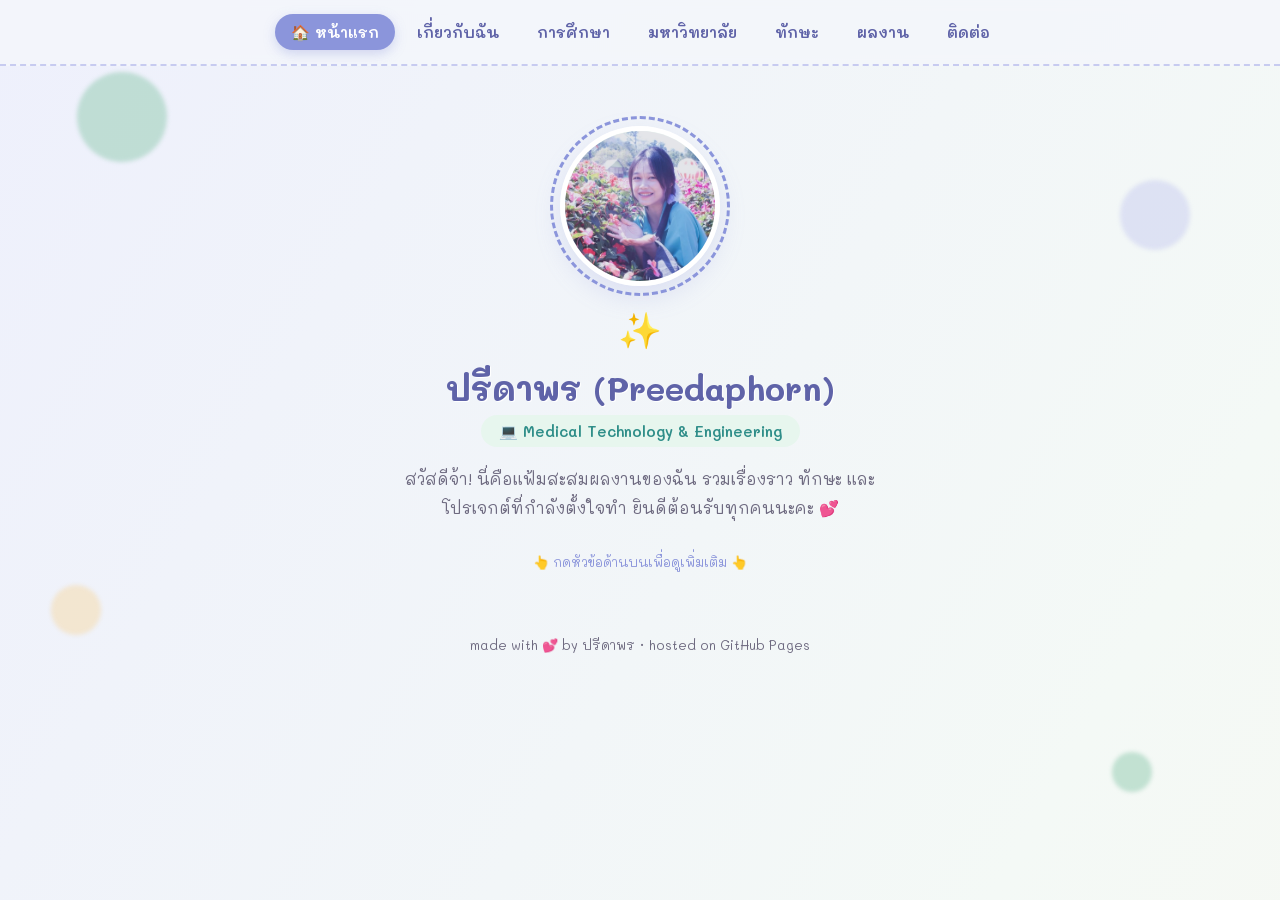
<file: index.html>
<!DOCTYPE html>
<html lang="th">
<head>
<meta charset="UTF-8">
<meta name="viewport" content="width=device-width, initial-scale=1.0">
<title>ปรีดาพร — Portfolio ✨</title>

<link rel="preconnect" href="https://fonts.googleapis.com">
<link rel="preconnect" href="https://fonts.gstatic.com" crossorigin>
<link href="https://fonts.googleapis.com/css2?family=Mali:wght@400;600;700&display=swap" rel="stylesheet">
<link rel="stylesheet" href="styles.css">
</head>
<body>

<div class="blob b1"></div>
<div class="blob b2"></div>
<div class="blob b3"></div>
<div class="blob b4"></div>

<nav>
    <a href="index.html" class="active">🏠 หน้าแรก</a>
    <a href="about.html">เกี่ยวกับฉัน</a>
    <a href="education.html">การศึกษา</a>
    <a href="universities.html">มหาวิทยาลัย</a>
    <a href="skills.html">ทักษะ</a>
    <a href="projects.html">ผลงาน</a>
    <a href="contact.html">ติดต่อ</a>
</nav>

<section class="hero page active" id="home">
    <div class="avatar-wrap">
        <div class="avatar-ring"></div>
        <div class="avatar"><img src="IMG_1743.jpeg" alt="ปรีดาพร"></div>
    </div>
    <div class="icon-welcome">✨</div>
    <h1>ปรีดาพร (Preedaphorn)</h1>
    <span class="role">💻 Medical Technology & Engineering</span>
    <p class="tag">สวัสดีจ้า! นี่คือแฟ้มสะสมผลงานของฉัน รวมเรื่องราว ทักษะ และโปรเจกต์ที่กำลังตั้งใจทำ ยินดีต้อนรับทุกคนนะคะ 💕</p>
    <div class="scroll-hint">👆 กดหัวข้อด้านบนเพื่อดูเพิ่มเติม 👆</div>
</section>

<footer>
    made with 💕 by ปรีดาพร &middot; hosted on GitHub Pages
</footer>

<script src="common.js"></script>
</body>
</html>
</file>
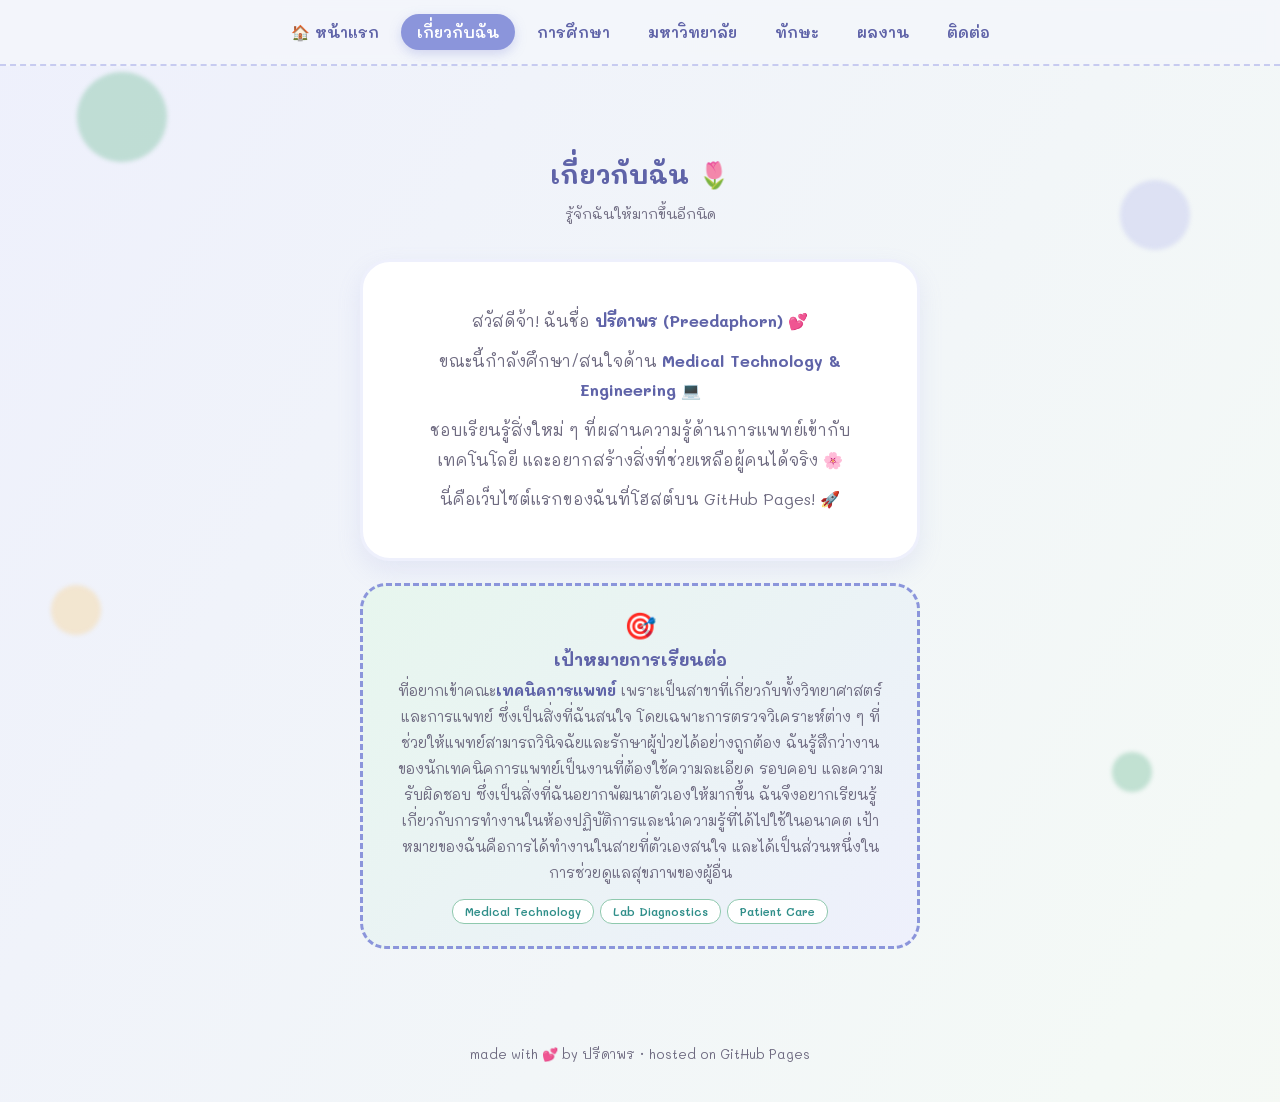
<file: about.html>
<!DOCTYPE html>
<html lang="th">
<head>
<meta charset="UTF-8">
<meta name="viewport" content="width=device-width, initial-scale=1.0">
<title>เกี่ยวกับฉัน — ปรีดาพร Portfolio</title>

<link rel="preconnect" href="https://fonts.googleapis.com">
<link rel="preconnect" href="https://fonts.gstatic.com" crossorigin>
<link href="https://fonts.googleapis.com/css2?family=Mali:wght@400;600;700&display=swap" rel="stylesheet">
<link rel="stylesheet" href="styles.css">
</head>
<body>

<div class="blob b1"></div>
<div class="blob b2"></div>
<div class="blob b3"></div>
<div class="blob b4"></div>

<nav>
    <a href="index.html">🏠 หน้าแรก</a>
    <a href="about.html" class="active">เกี่ยวกับฉัน</a>
    <a href="education.html">การศึกษา</a>
    <a href="universities.html">มหาวิทยาลัย</a>
    <a href="skills.html">ทักษะ</a>
    <a href="projects.html">ผลงาน</a>
    <a href="contact.html">ติดต่อ</a>
</nav>

<section class="page active" id="about">
    <h2 class="section-title reveal">เกี่ยวกับฉัน 🌷</h2>
    <p class="section-sub reveal">รู้จักฉันให้มากขึ้นอีกนิด</p>

    <div class="about-card reveal">
        <p>สวัสดีจ้า! ฉันชื่อ <strong>ปรีดาพร (Preedaphorn)</strong> 💕</p>
        <p>ขณะนี้กำลังศึกษา/สนใจด้าน <strong>Medical Technology & Engineering</strong> 💻</p>
        <p>ชอบเรียนรู้สิ่งใหม่ ๆ ที่ผสานความรู้ด้านการแพทย์เข้ากับเทคโนโลยี และอยากสร้างสิ่งที่ช่วยเหลือผู้คนได้จริง 🌸</p>
        <p>นี่คือเว็บไซต์แรกของฉันที่โฮสต์บน GitHub Pages! 🚀</p>
    </div>

    <div class="goal-banner reveal">
        <span class="goal-emoji">🎯</span>
        <h3>เป้าหมายการเรียนต่อ</h3>
        <p>ที่อยากเข้าคณะ<strong style="color:var(--pink-deep)">เทคนิคการแพทย์</strong> เพราะเป็นสาขาที่เกี่ยวกับทั้งวิทยาศาสตร์และการแพทย์ ซึ่งเป็นสิ่งที่ฉันสนใจ โดยเฉพาะการตรวจวิเคราะห์ต่าง ๆ ที่ช่วยให้แพทย์สามารถวินิจฉัยและรักษาผู้ป่วยได้อย่างถูกต้อง ฉันรู้สึกว่างานของนักเทคนิคการแพทย์เป็นงานที่ต้องใช้ความละเอียด รอบคอบ และความรับผิดชอบ ซึ่งเป็นสิ่งที่ฉันอยากพัฒนาตัวเองให้มากขึ้น ฉันจึงอยากเรียนรู้เกี่ยวกับการทำงานในห้องปฏิบัติการและนำความรู้ที่ได้ไปใช้ในอนาคต เป้าหมายของฉันคือการได้ทำงานในสายที่ตัวเองสนใจ และได้เป็นส่วนหนึ่งในการช่วยดูแลสุขภาพของผู้อื่น</p>
        <div class="goal-tags">
            <span>Medical Technology</span>
            <span>Lab Diagnostics</span>
            <span>Patient Care</span>
        </div>
    </div>
</section>

<footer>
    made with 💕 by ปรีดาพร &middot; hosted on GitHub Pages
</footer>

<script src="common.js"></script>
</body>
</html>
</file>
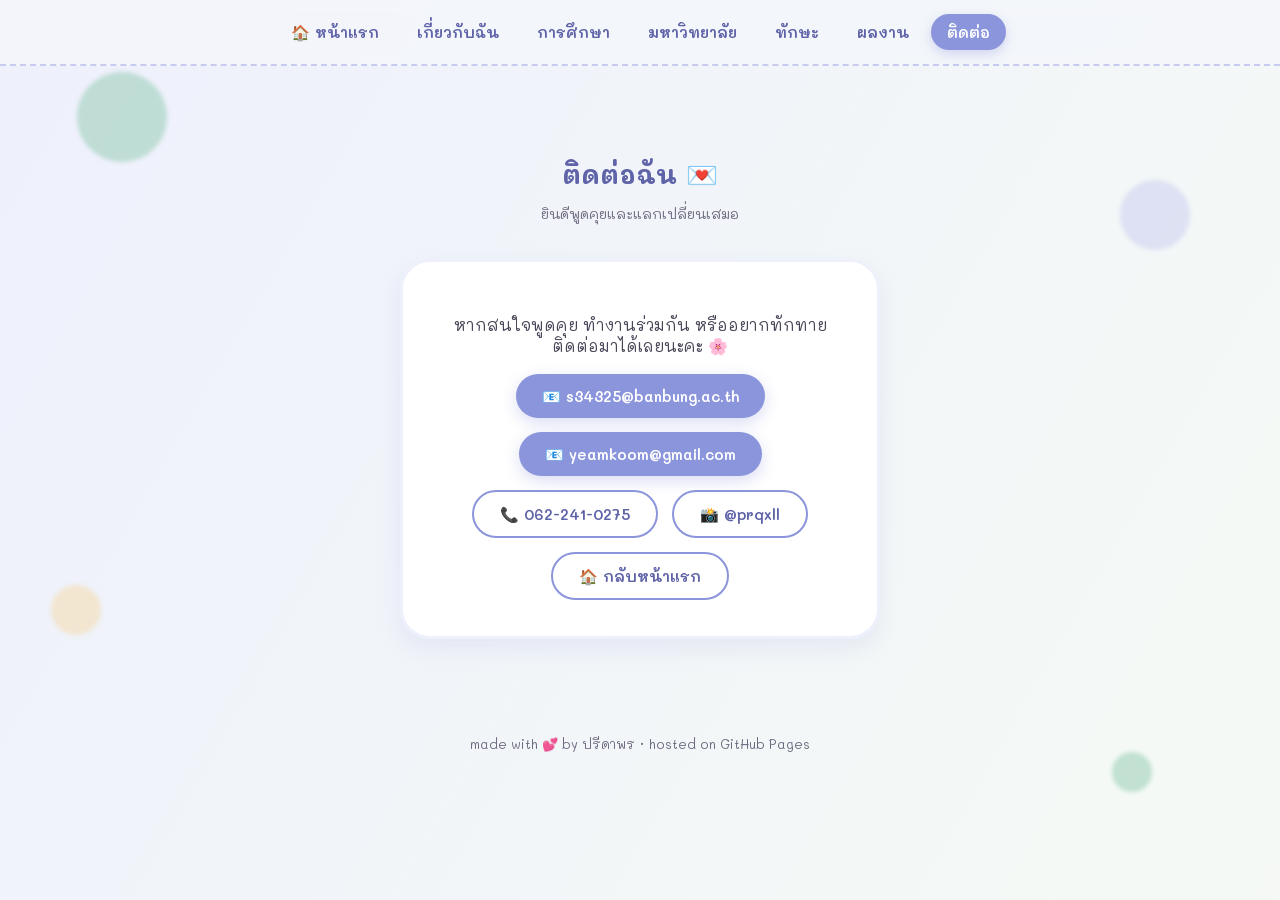
<file: contact.html>
<!DOCTYPE html>
<html lang="th">
<head>
<meta charset="UTF-8">
<meta name="viewport" content="width=device-width, initial-scale=1.0">
<title>ติดต่อฉัน — ปรีดาพร Portfolio</title>

<link rel="preconnect" href="https://fonts.googleapis.com">
<link rel="preconnect" href="https://fonts.gstatic.com" crossorigin>
<link href="https://fonts.googleapis.com/css2?family=Mali:wght@400;600;700&display=swap" rel="stylesheet">
<link rel="stylesheet" href="styles.css">
</head>
<body>

<div class="blob b1"></div>
<div class="blob b2"></div>
<div class="blob b3"></div>
<div class="blob b4"></div>

<nav>
    <a href="index.html">🏠 หน้าแรก</a>
    <a href="about.html">เกี่ยวกับฉัน</a>
    <a href="education.html">การศึกษา</a>
    <a href="universities.html">มหาวิทยาลัย</a>
    <a href="skills.html">ทักษะ</a>
    <a href="projects.html">ผลงาน</a>
    <a href="contact.html" class="active">ติดต่อ</a>
</nav>

<section class="page active" id="contact">
    <h2 class="section-title reveal">ติดต่อฉัน 💌</h2>
    <p class="section-sub reveal">ยินดีพูดคุยและแลกเปลี่ยนเสมอ</p>
    <div class="contact-card reveal">
        <p>หากสนใจพูดคุย ทำงานร่วมกัน หรืออยากทักทาย ติดต่อมาได้เลยนะคะ 🌸</p>
        <div class="contact-links">
            <a href="mailto:s34325@banbung.ac.th" class="btn">📧 s34325@banbung.ac.th</a>
            <a href="mailto:yeamkoom@gmail.com" class="btn">📧 yeamkoom@gmail.com</a>
            <a href="tel:0622410275" class="btn outline">📞 062-241-0275</a>
            <a href="https://instagram.com/prqxll" target="_blank" rel="noopener" class="btn outline">📸 @prqxll</a>
            <a href="index.html" class="btn outline">🏠 กลับหน้าแรก</a>
        </div>
    </div>
</section>

<footer>
    made with 💕 by ปรีดาพร &middot; hosted on GitHub Pages
</footer>

<script src="common.js"></script>
</body>
</html>
</file>
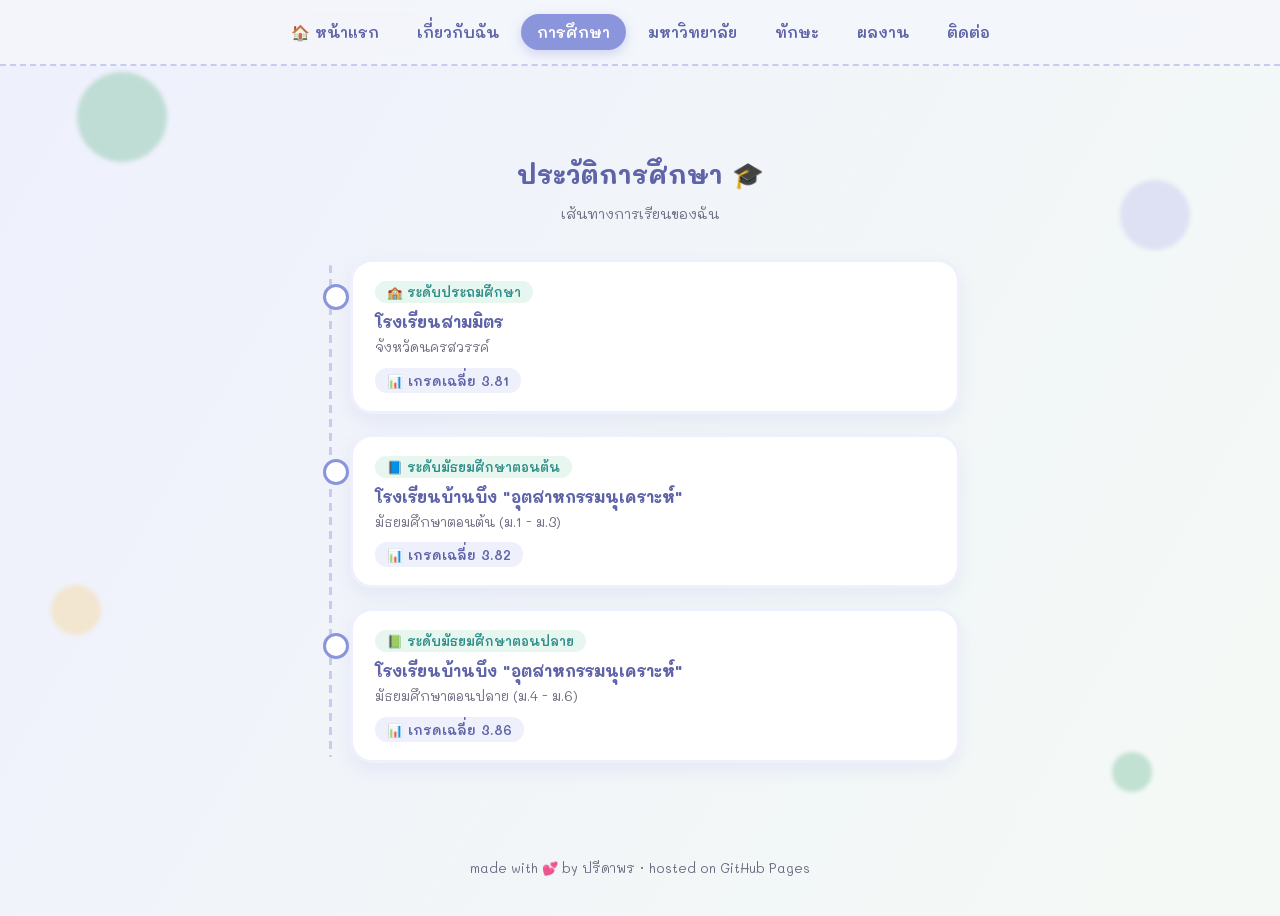
<file: education.html>
<!DOCTYPE html>
<html lang="th">
<head>
<meta charset="UTF-8">
<meta name="viewport" content="width=device-width, initial-scale=1.0">
<title>ประวัติการศึกษา — ปรีดาพร Portfolio</title>

<link rel="preconnect" href="https://fonts.googleapis.com">
<link rel="preconnect" href="https://fonts.gstatic.com" crossorigin>
<link href="https://fonts.googleapis.com/css2?family=Mali:wght@400;600;700&display=swap" rel="stylesheet">
<link rel="stylesheet" href="styles.css">
</head>
<body>

<div class="blob b1"></div>
<div class="blob b2"></div>
<div class="blob b3"></div>
<div class="blob b4"></div>

<nav>
    <a href="index.html">🏠 หน้าแรก</a>
    <a href="about.html">เกี่ยวกับฉัน</a>
    <a href="education.html" class="active">การศึกษา</a>
    <a href="universities.html">มหาวิทยาลัย</a>
    <a href="skills.html">ทักษะ</a>
    <a href="projects.html">ผลงาน</a>
    <a href="contact.html">ติดต่อ</a>
</nav>

<section class="page active" id="education">
    <h2 class="section-title reveal">ประวัติการศึกษา 🎓</h2>
    <p class="section-sub reveal">เส้นทางการเรียนของฉัน</p>

    <div class="edu-timeline">
        <div class="edu-item reveal">
            <span class="edu-level">🏫 ระดับประถมศึกษา</span>
            <h4>โรงเรียนสามมิตร</h4>
            <p>จังหวัดนครสวรรค์</p>
            <span class="edu-gpa">📊 เกรดเฉลี่ย 3.81</span>
        </div>
        <div class="edu-item reveal">
            <span class="edu-level">📘 ระดับมัธยมศึกษาตอนต้น</span>
            <h4>โรงเรียนบ้านบึง "อุตสาหกรรมนุเคราะห์"</h4>
            <p>มัธยมศึกษาตอนต้น (ม.1 - ม.3)</p>
            <span class="edu-gpa">📊 เกรดเฉลี่ย 3.82</span>
        </div>
        <div class="edu-item reveal">
            <span class="edu-level">📗 ระดับมัธยมศึกษาตอนปลาย</span>
            <h4>โรงเรียนบ้านบึง "อุตสาหกรรมนุเคราะห์"</h4>
            <p>มัธยมศึกษาตอนปลาย (ม.4 - ม.6)</p>
            <span class="edu-gpa">📊 เกรดเฉลี่ย 3.86</span>
        </div>
    </div>
</section>

<footer>
    made with 💕 by ปรีดาพร &middot; hosted on GitHub Pages
</footer>

<script src="common.js"></script>
</body>
</html>
</file>
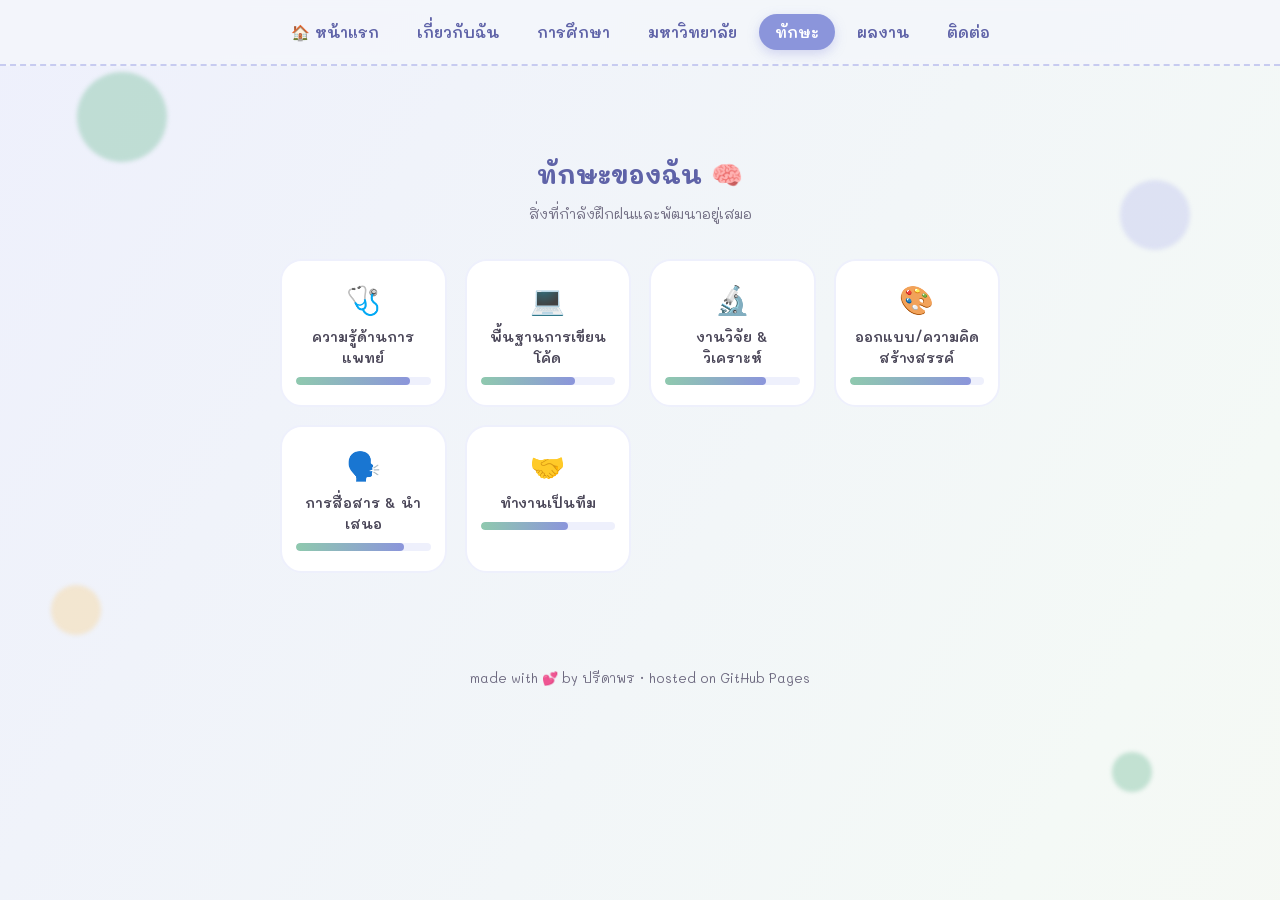
<file: skills.html>
<!DOCTYPE html>
<html lang="th">
<head>
<meta charset="UTF-8">
<meta name="viewport" content="width=device-width, initial-scale=1.0">
<title>ทักษะของฉัน — ปรีดาพร Portfolio</title>

<link rel="preconnect" href="https://fonts.googleapis.com">
<link rel="preconnect" href="https://fonts.gstatic.com" crossorigin>
<link href="https://fonts.googleapis.com/css2?family=Mali:wght@400;600;700&display=swap" rel="stylesheet">
<link rel="stylesheet" href="styles.css">
</head>
<body>

<div class="blob b1"></div>
<div class="blob b2"></div>
<div class="blob b3"></div>
<div class="blob b4"></div>

<nav>
    <a href="index.html">🏠 หน้าแรก</a>
    <a href="about.html">เกี่ยวกับฉัน</a>
    <a href="education.html">การศึกษา</a>
    <a href="universities.html">มหาวิทยาลัย</a>
    <a href="skills.html" class="active">ทักษะ</a>
    <a href="projects.html">ผลงาน</a>
    <a href="contact.html">ติดต่อ</a>
</nav>

<section class="page active" id="skills">
    <h2 class="section-title reveal">ทักษะของฉัน 🧠</h2>
    <p class="section-sub reveal">สิ่งที่กำลังฝึกฝนและพัฒนาอยู่เสมอ</p>
    <div class="skills-grid">
        <div class="skill-chip reveal" style="--fill:85%">
            <span class="emoji">🩺</span>
            <span class="name">ความรู้ด้านการแพทย์</span>
            <div class="skill-bar-bg"><div class="skill-bar-fill"></div></div>
        </div>
        <div class="skill-chip reveal" style="--fill:70%">
            <span class="emoji">💻</span>
            <span class="name">พื้นฐานการเขียนโค้ด</span>
            <div class="skill-bar-bg"><div class="skill-bar-fill"></div></div>
        </div>
        <div class="skill-chip reveal" style="--fill:75%">
            <span class="emoji">🔬</span>
            <span class="name">งานวิจัย & วิเคราะห์</span>
            <div class="skill-bar-bg"><div class="skill-bar-fill"></div></div>
        </div>
        <div class="skill-chip reveal" style="--fill:90%">
            <span class="emoji">🎨</span>
            <span class="name">ออกแบบ/ความคิดสร้างสรรค์</span>
            <div class="skill-bar-bg"><div class="skill-bar-fill"></div></div>
        </div>
        <div class="skill-chip reveal" style="--fill:80%">
            <span class="emoji">🗣️</span>
            <span class="name">การสื่อสาร & นำเสนอ</span>
            <div class="skill-bar-bg"><div class="skill-bar-fill"></div></div>
        </div>
        <div class="skill-chip reveal" style="--fill:65%">
            <span class="emoji">🤝</span>
            <span class="name">ทำงานเป็นทีม</span>
            <div class="skill-bar-bg"><div class="skill-bar-fill"></div></div>
        </div>
    </div>
</section>

<footer>
    made with 💕 by ปรีดาพร &middot; hosted on GitHub Pages
</footer>

<script src="common.js"></script>
</body>
</html>
</file>
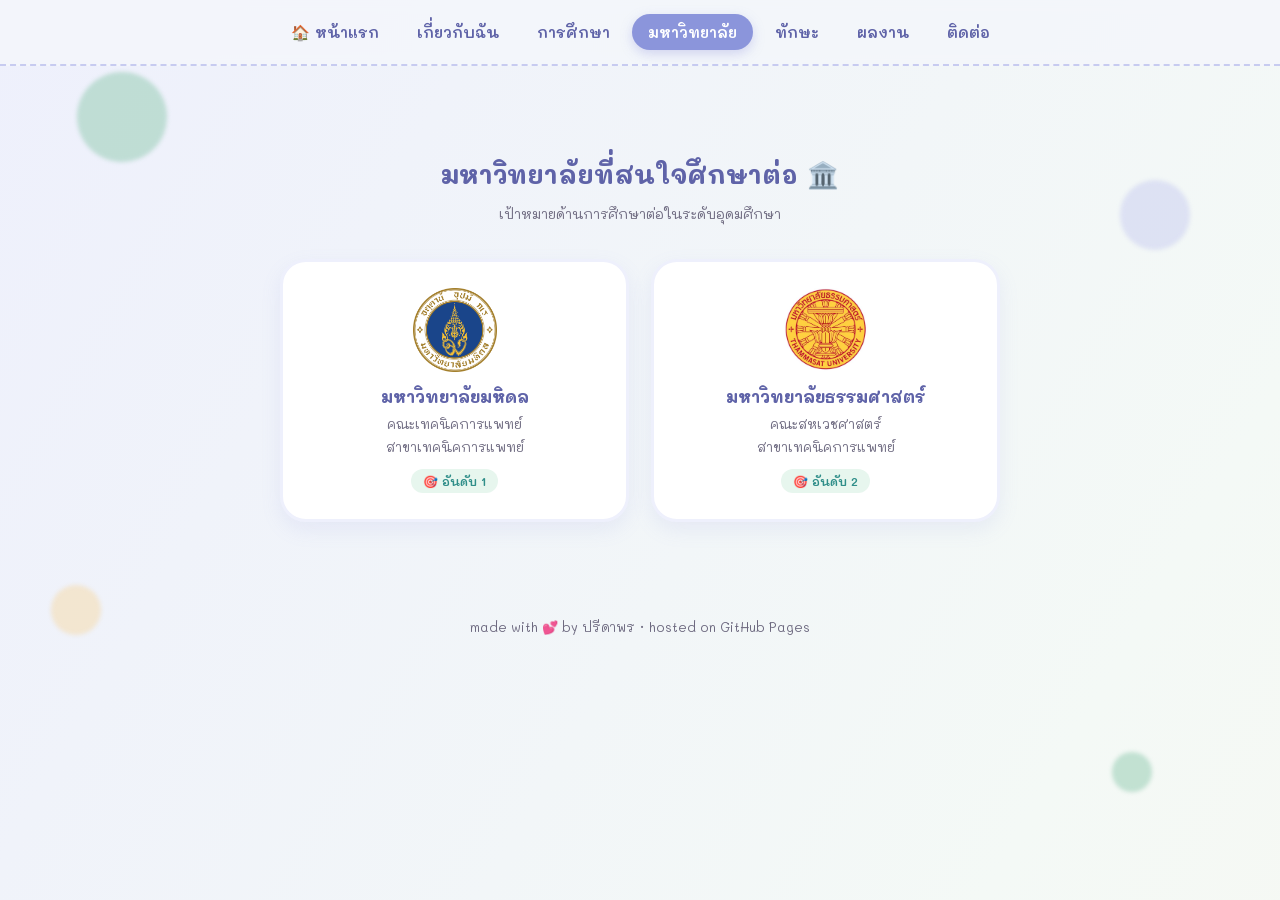
<file: universities.html>
<!DOCTYPE html>
<html lang="th">
<head>
<meta charset="UTF-8">
<meta name="viewport" content="width=device-width, initial-scale=1.0">
<title>มหาวิทยาลัยที่สนใจ — ปรีดาพร Portfolio</title>

<link rel="preconnect" href="https://fonts.googleapis.com">
<link rel="preconnect" href="https://fonts.gstatic.com" crossorigin>
<link href="https://fonts.googleapis.com/css2?family=Mali:wght@400;600;700&display=swap" rel="stylesheet">
<link rel="stylesheet" href="styles.css">
</head>
<body>

<div class="blob b1"></div>
<div class="blob b2"></div>
<div class="blob b3"></div>
<div class="blob b4"></div>

<nav>
    <a href="index.html">🏠 หน้าแรก</a>
    <a href="about.html">เกี่ยวกับฉัน</a>
    <a href="education.html">การศึกษา</a>
    <a href="universities.html" class="active">มหาวิทยาลัย</a>
    <a href="skills.html">ทักษะ</a>
    <a href="projects.html">ผลงาน</a>
    <a href="contact.html">ติดต่อ</a>
</nav>

<section class="page active" id="universities">
    <h2 class="section-title reveal">มหาวิทยาลัยที่สนใจศึกษาต่อ 🏛️</h2>
    <p class="section-sub reveal">เป้าหมายด้านการศึกษาต่อในระดับอุดมศึกษา</p>

    <div class="uni-grid">
        <div class="uni-card reveal">
            <img class="uni-logo" src="mahidol-logo.jpg" alt="มหาวิทยาลัยมหิดล">
            <h4>มหาวิทยาลัยมหิดล</h4>
            <p class="uni-faculty">คณะเทคนิคการแพทย์<br>สาขาเทคนิคการแพทย์</p>
            <span class="uni-badge">🎯 อันดับ 1</span>
        </div>
        <div class="uni-card reveal">
            <img class="uni-logo" src="thammasat-logo.jpg" alt="มหาวิทยาลัยธรรมศาสตร์">
            <h4>มหาวิทยาลัยธรรมศาสตร์</h4>
            <p class="uni-faculty">คณะสหเวชศาสตร์<br>สาขาเทคนิคการแพทย์</p>
            <span class="uni-badge">🎯 อันดับ 2</span>
        </div>
    </div>
</section>

<footer>
    made with 💕 by ปรีดาพร &middot; hosted on GitHub Pages
</footer>

<script src="common.js"></script>
</body>
</html>
</file>
<file: styles.css>
:root{
    --pink: #8B95DB;
    --pink-deep: #5F63A8;
    --pink-pale: #EEF0FC;
    --pink-mid: #C7CBF0;
    --mint: #8FC9AE;
    --mint-pale: #E7F6EE;
    --yellow: #F6D9A6;
    --ink: #4A4658;
    --ink-soft: #6E6A80;
    --paper: #FFFFFF;
}

* { box-sizing: border-box; }

html { scroll-behavior: smooth; }

body {
    font-family: 'Mali', cursive, sans-serif;
    background: linear-gradient(120deg, #EEF0FC 0%, #F4F9F6 30%, #FBF6EC 60%, #EEF0FC 100%);
    background-size: 300% 300%;
    animation: bgShift 22s ease-in-out infinite;
    color: var(--ink);
    margin: 0;
    overflow-x: hidden;
}
@keyframes bgShift {
    0%, 100% { background-position: 0% 50%; }
    50% { background-position: 100% 50%; }
}
@media (prefers-reduced-motion: reduce) {
    body { animation: none; }
}

/* ---------- floating background blobs ---------- */
.blob {
    position: fixed;
    border-radius: 50%;
    filter: blur(2px);
    opacity: 0.5;
    z-index: 0;
    animation: float 9s ease-in-out infinite;
}
.blob.b1 { width: 90px; height: 90px; background: var(--mint); top: 8%; left: 6%; animation-duration: 10s; }
.blob.b2 { width: 50px; height: 50px; background: var(--yellow); top: 65%; left: 4%; animation-duration: 7s; animation-delay: 1s; }
.blob.b3 { width: 70px; height: 70px; background: var(--pink-mid); top: 20%; right: 7%; animation-duration: 8s; animation-delay: 0.5s; }
.blob.b4 { width: 40px; height: 40px; background: var(--mint); bottom: 12%; right: 10%; animation-duration: 11s; }
@keyframes float {
    0%, 100% { transform: translateY(0) translateX(0) rotate(0deg); }
    50% { transform: translateY(-24px) translateX(12px) rotate(10deg); }
}
@media (prefers-reduced-motion: reduce) {
    .blob { animation: none; }
}
@media (max-width: 700px) {
    .blob { display: none; }
}

section { position: relative; z-index: 1; padding: 70px 20px; }

/* ---------- nav ---------- */
nav {
    position: sticky;
    top: 0;
    z-index: 10;
    display: flex;
    justify-content: center;
    gap: 6px;
    padding: 14px 10px;
    background: rgba(244, 246, 251, 0.85);
    backdrop-filter: blur(6px);
    border-bottom: 2px dashed var(--pink-mid);
    flex-wrap: wrap;
}
nav a {
    text-decoration: none;
    color: var(--pink-deep);
    font-weight: 600;
    font-size: 15px;
    padding: 8px 16px;
    border-radius: 20px;
    transition: background 0.25s ease, transform 0.2s ease;
}
nav a:hover { background: var(--pink-pale); transform: translateY(-2px); }
nav a.active { background: var(--pink); color: #fff; box-shadow: 0 4px 12px rgba(139, 149, 219, 0.35); }

section.page { animation: pageIn 0.4s ease; }
@keyframes pageIn {
    from { opacity: 0; transform: translateY(14px); }
    to { opacity: 1; transform: translateY(0); }
}

/* ---------- hero ---------- */
.hero {
    text-align: center;
    padding-top: 60px;
    padding-bottom: 40px;
}
.avatar-wrap {
    position: relative;
    width: 160px;
    height: 160px;
    margin: 0 auto 20px;
}
.avatar-ring {
    position: absolute;
    inset: -10px;
    border: 3px dashed var(--pink);
    border-radius: 50%;
    animation: spin 16s linear infinite;
}
@keyframes spin { to { transform: rotate(360deg); } }
.avatar {
    width: 100%;
    height: 100%;
    border-radius: 50%;
    background: linear-gradient(160deg, var(--mint-pale), var(--pink-pale));
    display: flex;
    align-items: center;
    justify-content: center;
    overflow: hidden;
    border: 5px solid #fff;
    box-shadow: 0 10px 26px rgba(139, 149, 219, 0.22);
}
.avatar img {
    width: 100%;
    height: 100%;
    object-fit: cover;
}
.icon-welcome { font-size: 2.2rem; animation: bounce 2.4s ease-in-out infinite; }
@keyframes bounce { 0%,100% { transform: translateY(0); } 50% { transform: translateY(-8px); } }

.hero h1 {
    color: var(--pink-deep);
    font-size: 2.1rem;
    margin: 14px 0 6px;
    text-shadow: 1px 1px 0 #fff;
}
.hero .role {
    display: inline-block;
    background: var(--mint-pale);
    color: #2F8E89;
    font-weight: 600;
    padding: 6px 18px;
    border-radius: 20px;
    font-size: 15px;
    margin-bottom: 18px;
}
.hero p.tag {
    max-width: 480px;
    margin: 0 auto;
    font-size: 16px;
    line-height: 1.8;
    color: var(--ink-soft);
}

.scroll-hint {
    margin-top: 30px;
    font-size: 13px;
    color: var(--pink);
    animation: bounce 2s ease-in-out infinite;
}

/* ---------- reveal on scroll ---------- */
.reveal {
    opacity: 0;
    transform: translateY(24px);
    transition: opacity 0.7s ease, transform 0.7s ease;
}
.reveal.in-view {
    opacity: 1;
    transform: translateY(0);
}

/* ---------- section headers ---------- */
.section-title {
    text-align: center;
    color: var(--pink-deep);
    font-size: 1.6rem;
    margin-bottom: 8px;
}
.section-sub {
    text-align: center;
    color: var(--ink-soft);
    font-size: 14px;
    margin-bottom: 36px;
}

.wrap { max-width: 920px; margin: 0 auto; }

/* ---------- about card ---------- */
.about-card {
    background: var(--paper);
    border-radius: 30px;
    border: 3px solid var(--pink-pale);
    box-shadow: 0 10px 25px rgba(139, 149, 219, 0.14);
    padding: 34px 30px;
    max-width: 560px;
    margin: 0 auto;
    text-align: center;
    transition: transform 0.3s ease, box-shadow 0.3s ease;
}
.about-card:hover {
    transform: translateY(-5px);
    box-shadow: 0 15px 30px rgba(139, 149, 219, 0.22);
}
.about-card p { font-size: 16px; line-height: 1.85; color: var(--ink-soft); margin: 10px 0; }
.about-card strong { color: var(--pink-deep); }

/* ---------- goal banner ---------- */
.goal-banner {
    max-width: 560px;
    margin: 22px auto 0;
    background: linear-gradient(135deg, var(--mint-pale), var(--pink-pale));
    border: 3px dashed var(--pink);
    border-radius: 26px;
    padding: 22px 26px;
    text-align: center;
}
.goal-banner .goal-emoji { font-size: 26px; display: block; margin-bottom: 6px; }
.goal-banner h3 { margin: 0 0 8px; color: var(--pink-deep); font-size: 17px; }
.goal-banner p { margin: 0; font-size: 14.5px; line-height: 1.8; color: var(--ink-soft); }
.goal-banner .goal-tags { margin-top: 12px; display: flex; justify-content: center; gap: 6px; flex-wrap: wrap; }
.goal-banner .goal-tags span {
    background: var(--paper);
    color: #2F8E89;
    font-size: 11.5px;
    font-weight: 600;
    padding: 4px 12px;
    border-radius: 12px;
    border: 1px solid var(--mint);
}

/* ---------- university choices ---------- */
.uni-grid {
    display: grid;
    grid-template-columns: repeat(auto-fit, minmax(230px, 1fr));
    gap: 22px;
    max-width: 720px;
    margin: 0 auto;
}
.uni-card {
    background: var(--paper);
    border: 3px solid var(--pink-pale);
    border-radius: 26px;
    padding: 26px 22px;
    text-align: center;
    box-shadow: 0 8px 20px rgba(139, 149, 219, 0.12);
    transition: transform 0.3s ease, box-shadow 0.3s ease;
}
.uni-card:hover {
    transform: translateY(-6px);
    box-shadow: 0 16px 28px rgba(139, 149, 219, 0.2);
}
.uni-logo {
    width: 84px;
    height: 84px;
    object-fit: contain;
    margin: 0 auto 14px;
    display: block;
}
.uni-card h4 { margin: 0 0 6px; color: var(--pink-deep); font-size: 16.5px; }
.uni-card .uni-faculty {
    font-size: 13.5px;
    color: var(--ink-soft);
    line-height: 1.7;
    margin: 0 0 10px;
}
.uni-card .uni-badge {
    display: inline-block;
    background: var(--mint-pale);
    color: #2F8E89;
    font-weight: 600;
    font-size: 12px;
    padding: 4px 12px;
    border-radius: 12px;
}

/* ---------- education timeline ---------- */
.edu-timeline {
    max-width: 640px;
    margin: 0 auto;
    position: relative;
    padding-left: 30px;
}
.edu-timeline::before {
    content: "";
    position: absolute;
    left: 9px;
    top: 6px;
    bottom: 6px;
    width: 3px;
    background: repeating-linear-gradient(to bottom, var(--pink-mid) 0 8px, transparent 8px 14px);
    border-radius: 3px;
}
.edu-item {
    position: relative;
    background: var(--paper);
    border: 3px solid var(--pink-pale);
    border-radius: 22px;
    padding: 18px 22px;
    margin-bottom: 20px;
    box-shadow: 0 8px 18px rgba(139, 149, 219, 0.12);
    transition: transform 0.25s ease, box-shadow 0.25s ease;
}
.edu-item:last-child { margin-bottom: 0; }
.edu-item:hover {
    transform: translateX(4px);
    box-shadow: 0 12px 22px rgba(139, 149, 219, 0.2);
}
.edu-item::before {
    content: "";
    position: absolute;
    left: -30px;
    top: 22px;
    width: 20px;
    height: 20px;
    border-radius: 50%;
    background: var(--paper);
    border: 3px solid var(--pink);
}
.edu-item .edu-level {
    display: inline-block;
    background: var(--mint-pale);
    color: #2F8E89;
    font-weight: 600;
    font-size: 12.5px;
    padding: 3px 12px;
    border-radius: 12px;
    margin-bottom: 8px;
}
.edu-item h4 { margin: 0 0 4px; color: var(--pink-deep); font-size: 16px; }
.edu-item p { margin: 0; font-size: 13.5px; color: var(--ink-soft); line-height: 1.6; }
.edu-item .edu-gpa {
    display: inline-flex;
    align-items: center;
    gap: 5px;
    margin-top: 10px;
    background: var(--pink-pale);
    color: var(--pink-deep);
    font-weight: 600;
    font-size: 13px;
    padding: 4px 12px;
    border-radius: 12px;
}

/* ---------- skills ---------- */
.skills-grid {
    display: grid;
    grid-template-columns: repeat(auto-fit, minmax(140px, 1fr));
    gap: 18px;
    max-width: 720px;
    margin: 0 auto;
}
.skill-chip {
    background: var(--paper);
    border: 2px solid var(--pink-pale);
    border-radius: 22px;
    padding: 20px 14px;
    text-align: center;
    transition: transform 0.25s ease, border-color 0.25s ease, box-shadow 0.25s ease;
}
.skill-chip:hover {
    transform: translateY(-6px) rotate(-1deg);
    border-color: var(--pink);
    box-shadow: 0 10px 20px rgba(139, 149, 219, 0.18);
}
.skill-chip .emoji { font-size: 28px; display: block; margin-bottom: 8px; }
.skill-chip .name { font-weight: 600; color: var(--ink); font-size: 14px; }
.skill-bar-bg {
    background: var(--pink-pale);
    border-radius: 10px;
    height: 8px;
    margin-top: 10px;
    overflow: hidden;
}
.skill-bar-fill {
    height: 100%;
    background: linear-gradient(90deg, var(--mint), var(--pink));
    border-radius: 10px;
    width: 0%;
    transition: width 1.2s ease;
}
.skill-chip.in-view .skill-bar-fill { width: var(--fill); }

/* ---------- certificate relevance ---------- */
.relevance-box {
    max-width: 760px;
    margin: 0 auto 34px;
    background: linear-gradient(135deg, var(--pink-pale), var(--mint-pale));
    border: 3px dashed var(--pink);
    border-radius: 26px;
    padding: 22px 26px;
    text-align: center;
}
.relevance-box h3 { margin: 0 0 8px; color: var(--pink-deep); font-size: 16.5px; }
.relevance-box p { margin: 0; font-size: 14px; line-height: 1.85; color: var(--ink-soft); }
.cert-group-note {
    text-align: center;
    font-size: 13px;
    color: var(--ink-soft);
    max-width: 640px;
    margin: -8px auto 20px;
    line-height: 1.7;
    padding: 0 10px;
}
.cert-group-note strong { color: var(--pink-deep); }

/* ---------- certificates ---------- */
.cert-tabs {
    display: flex;
    justify-content: center;
    gap: 10px;
    flex-wrap: wrap;
    margin-bottom: 34px;
}
.cert-tab {
    border: 2px solid var(--pink-mid);
    background: var(--paper);
    color: var(--pink-deep);
    font-family: 'Mali', cursive, sans-serif;
    font-weight: 600;
    font-size: 14px;
    padding: 9px 20px;
    border-radius: 22px;
    cursor: pointer;
    transition: all 0.25s ease;
}
.cert-tab:hover { transform: translateY(-2px); }
.cert-tab.active {
    background: var(--pink);
    border-color: var(--pink);
    color: #fff;
    box-shadow: 0 6px 16px rgba(139, 149, 219, 0.3);
}

.cert-group { margin-bottom: 46px; }
.cert-group-title {
    display: flex;
    align-items: center;
    gap: 10px;
    color: var(--pink-deep);
    font-size: 1.25rem;
    margin: 0 0 18px;
    padding-left: 4px;
}
.cert-group-title .dot {
    width: 12px;
    height: 12px;
    border-radius: 50%;
    background: var(--mint);
    display: inline-block;
}
.cert-group.cat-training .dot { background: var(--mint); }
.cert-group.cat-volunteer .dot { background: var(--pink); }
.cert-group.cat-competition .dot { background: var(--yellow); }

.projects-grid {
    display: grid;
    grid-template-columns: repeat(auto-fit, minmax(240px, 1fr));
    gap: 22px;
}
.project-card {
    background: var(--paper);
    border-radius: 26px;
    overflow: hidden;
    border: 3px solid var(--pink-pale);
    box-shadow: 0 8px 20px rgba(139, 149, 219, 0.12);
    transition: transform 0.3s ease, box-shadow 0.3s ease;
    position: relative;
}
.project-card:hover {
    transform: translateY(-8px) scale(1.02);
    box-shadow: 0 16px 30px rgba(139, 149, 219, 0.22);
}
.project-thumb {
    height: 110px;
    display: flex;
    align-items: center;
    justify-content: center;
    font-size: 38px;
    position: relative;
}
.project-thumb::after {
    content: "📜";
    position: absolute;
    bottom: 8px;
    right: 12px;
    font-size: 18px;
    opacity: 0.7;
}
.project-thumb.t1 { background: linear-gradient(135deg, var(--mint-pale), var(--mint)); }
.project-thumb.t2 { background: linear-gradient(135deg, var(--pink-pale), var(--pink-mid)); }
.project-thumb.t3 { background: linear-gradient(135deg, #FDF3E3, var(--yellow)); }
.project-body { padding: 16px 20px 20px; }
.project-body h3 { margin: 0 0 6px; color: var(--pink-deep); font-size: 16px; }
.project-body p { margin: 0 0 10px; font-size: 13px; color: var(--ink-soft); line-height: 1.7; }
.project-tags { display: flex; gap: 6px; flex-wrap: wrap; }
.project-tags span {
    background: var(--mint-pale);
    color: #2F8E89;
    font-size: 11px;
    font-weight: 600;
    padding: 4px 10px;
    border-radius: 12px;
}
.project-card[data-cat] { cursor: pointer; }
.project-card[data-cat]::before {
    content: "🔍 คลิกดูเกียรติบัตร";
    position: absolute;
    top: 10px;
    right: 10px;
    background: rgba(255,255,255,0.9);
    color: var(--pink-deep);
    font-size: 11px;
    font-weight: 600;
    padding: 4px 10px;
    border-radius: 12px;
    opacity: 0;
    transform: translateY(-4px);
    transition: opacity 0.25s ease, transform 0.25s ease;
    pointer-events: none;
}
.project-card[data-cat]:hover::before {
    opacity: 1;
    transform: translateY(0);
}

/* ---------- certificate modal ---------- */
.cert-modal {
    display: none;
    position: fixed;
    inset: 0;
    z-index: 100;
    background: rgba(74, 70, 88, 0.55);
    backdrop-filter: blur(3px);
    align-items: center;
    justify-content: center;
    padding: 24px;
    opacity: 0;
    transition: opacity 0.25s ease;
}
.cert-modal.open {
    display: flex;
    opacity: 1;
}
.cert-modal-box {
    background: var(--paper);
    border-radius: 28px;
    max-width: 520px;
    width: 100%;
    max-height: 88vh;
    overflow-y: auto;
    padding: 26px;
    position: relative;
    border: 3px solid var(--pink-pale);
    box-shadow: 0 20px 50px rgba(74, 70, 88, 0.3);
    transform: scale(0.92) translateY(10px);
    transition: transform 0.28s ease;
}
.cert-modal.open .cert-modal-box {
    transform: scale(1) translateY(0);
}
.cert-modal-close {
    position: absolute;
    top: 14px;
    right: 16px;
    background: var(--pink-pale);
    color: var(--pink-deep);
    border: none;
    width: 32px;
    height: 32px;
    border-radius: 50%;
    font-size: 18px;
    line-height: 1;
    cursor: pointer;
    font-family: 'Mali', cursive, sans-serif;
    transition: background 0.2s ease, transform 0.2s ease;
}
.cert-modal-close:hover {
    background: var(--pink-mid);
    transform: rotate(90deg);
}
.cert-modal-img {
    width: 100%;
    border-radius: 18px;
    border: 3px solid var(--pink-pale);
    margin-bottom: 18px;
    display: block;
    background: var(--pink-pale);
}
.cert-modal-badge {
    display: inline-block;
    background: var(--mint-pale);
    color: #2F8E89;
    font-size: 12px;
    font-weight: 600;
    padding: 4px 12px;
    border-radius: 12px;
    margin-bottom: 10px;
}
.cert-modal-box h3 {
    color: var(--pink-deep);
    margin: 0 0 10px;
    font-size: 19px;
}
.cert-modal-box p {
    color: var(--ink-soft);
    font-size: 15px;
    line-height: 1.8;
    margin: 0;
}
.cert-modal-relevance {
    margin-top: 16px;
    background: linear-gradient(135deg, var(--pink-pale), var(--mint-pale));
    border: 2px dashed var(--pink);
    border-radius: 18px;
    padding: 14px 18px;
}
.cert-modal-relevance-label {
    display: block;
    font-weight: 600;
    color: var(--pink-deep);
    font-size: 13.5px;
    margin-bottom: 6px;
}
.cert-modal-relevance p {
    font-size: 13.5px;
    line-height: 1.8;
    color: var(--ink-soft);
    margin: 0;
}

/* ---------- contact ---------- */
.contact-card {
    background: var(--paper);
    border-radius: 30px;
    border: 3px solid var(--pink-pale);
    box-shadow: 0 10px 25px rgba(139, 149, 219, 0.14);
    padding: 36px 30px;
    max-width: 480px;
    margin: 0 auto;
    text-align: center;
}
.contact-links {
    display: flex;
    justify-content: center;
    gap: 14px;
    flex-wrap: wrap;
    margin-top: 18px;
}
.btn {
    display: inline-flex;
    align-items: center;
    gap: 8px;
    background: var(--pink);
    color: white;
    padding: 12px 26px;
    text-decoration: none;
    border-radius: 25px;
    font-weight: 600;
    font-size: 15px;
    box-shadow: 0 5px 15px rgba(139, 149, 219, 0.32);
    transition: all 0.3s ease;
}
.btn:hover {
    background: var(--pink-deep);
    transform: translateY(-2px);
    box-shadow: 0 8px 20px rgba(95, 99, 168, 0.35);
}
.btn.outline {
    background: transparent;
    color: var(--pink-deep);
    border: 2px solid var(--pink);
    box-shadow: none;
}
.btn.outline:hover { background: var(--pink-pale); }

footer {
    text-align: center;
    padding: 26px 20px 40px;
    font-size: 13px;
    color: var(--ink-soft);
    position: relative;
    z-index: 1;
}
</file>
